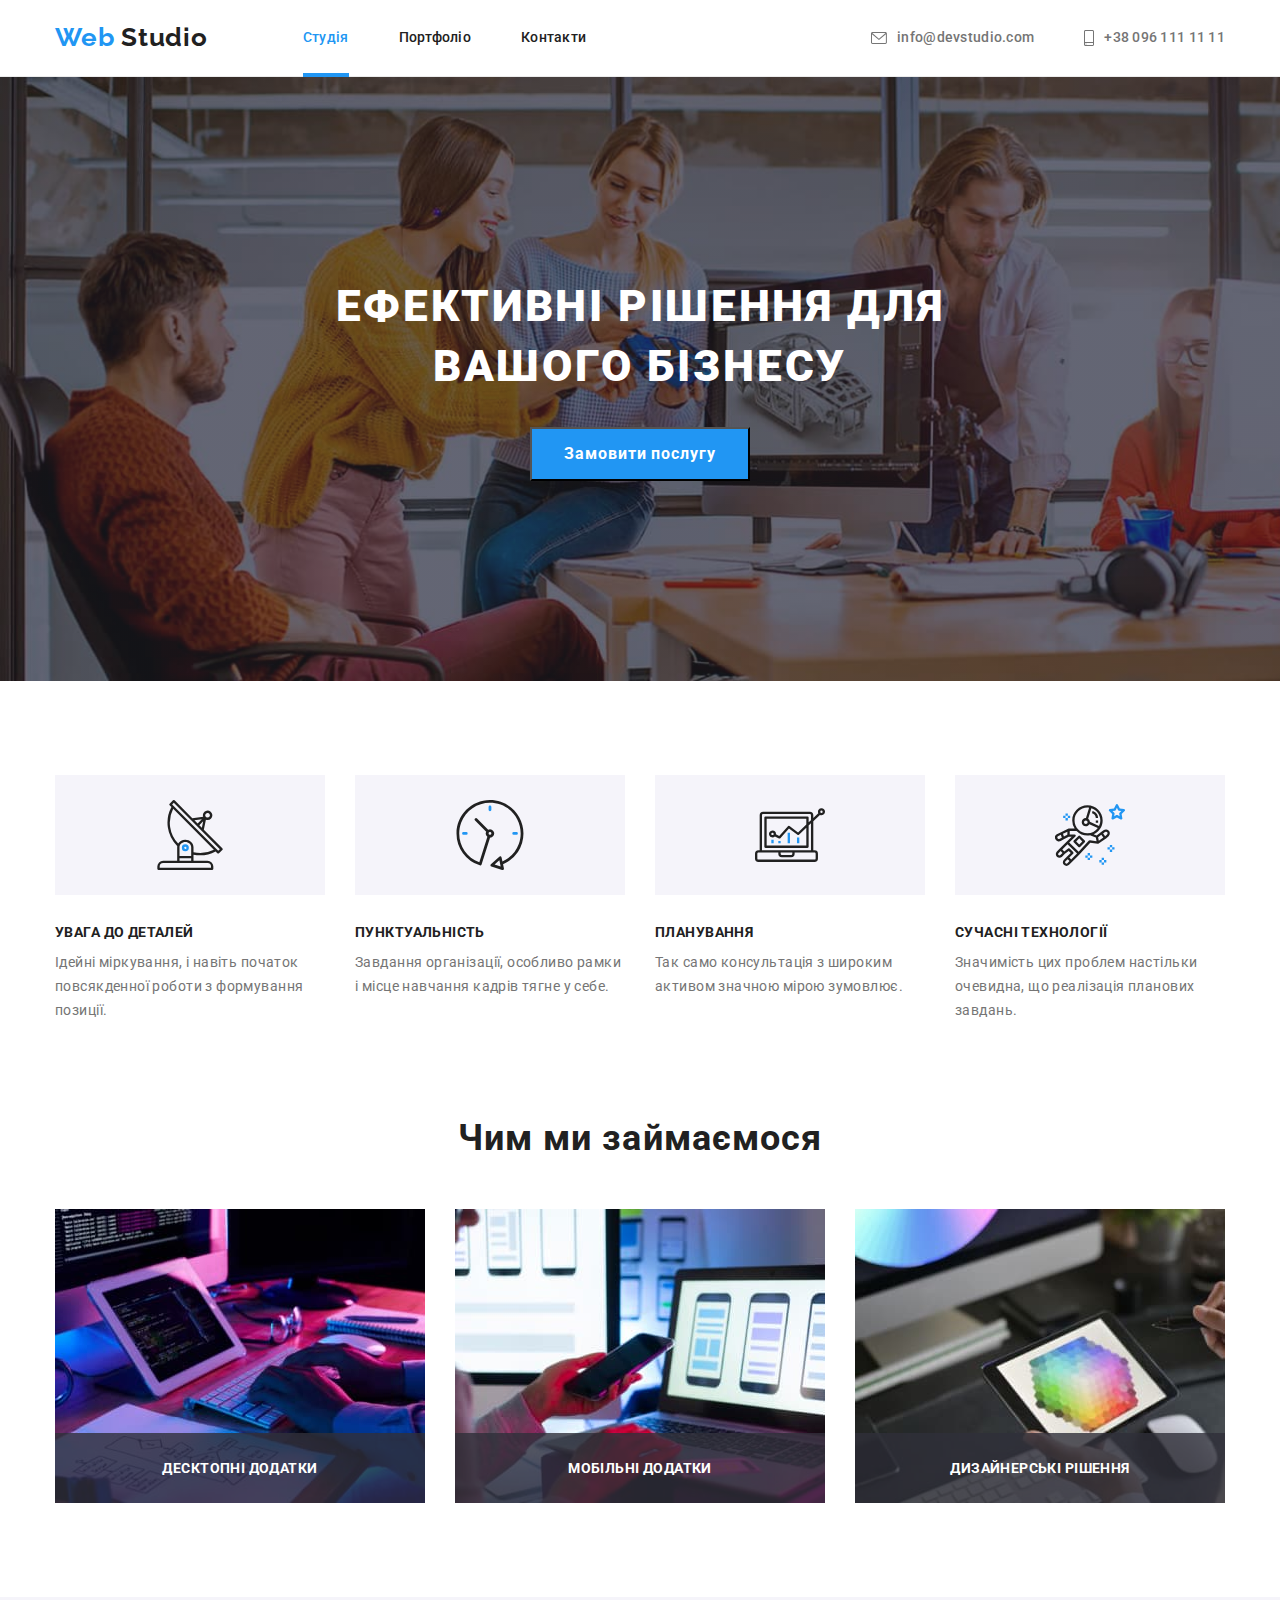
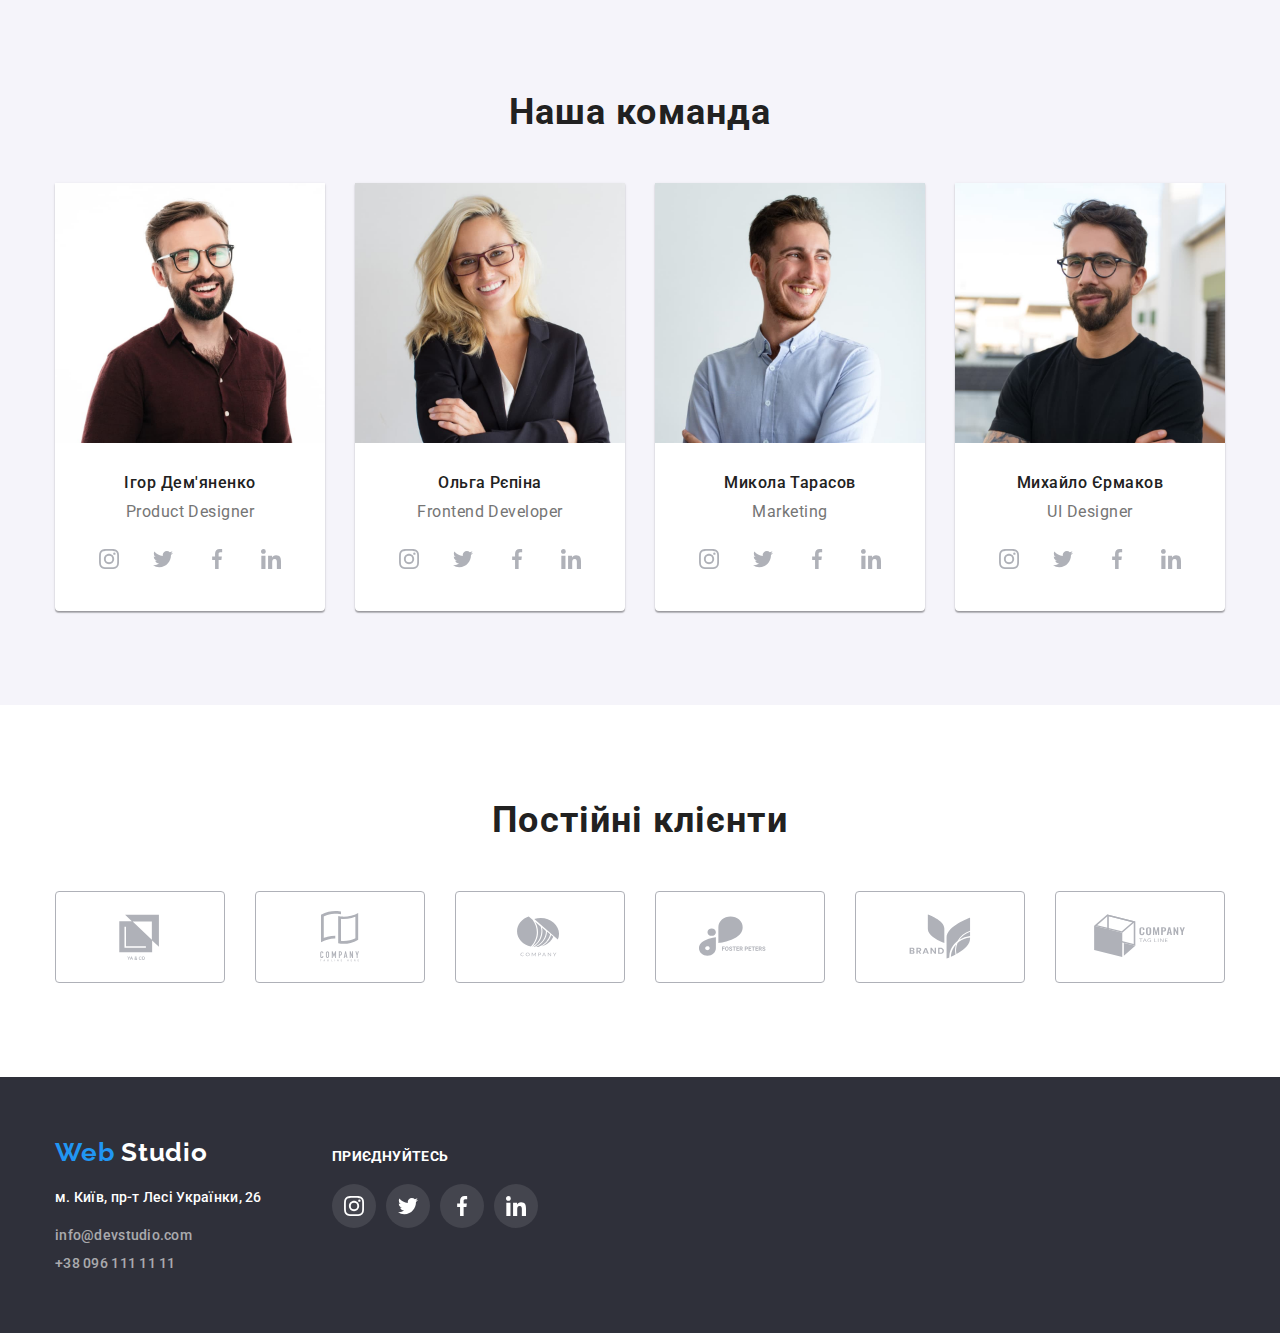
<file: index.html>
<!DOCTYPE html>
<html lang="uk">
  <head>
    <meta charset="UTF-8" />
    <meta http-equiv="X-UA-Compatible" content="IE=edge" />
    <meta name="viewport" content="width=device-width, initial-scale=1.0" />
    <title>studio</title>
    <link rel="preconnect" href="https://fonts.googleapis.com" />
    <link rel="preconnect" href="https://fonts.gstatic.com" crossorigin />
    <link
      href="https://fonts.googleapis.com/css2?family=Raleway:wght@700&family=Roboto:wght@400;500;700;900&display=swap"
      rel="stylesheet"
    />
    <link
      rel="stylesheet"
      href="https://cdnjs.cloudflare.com/ajax/libs/modern-normalize/1.1.0/modern-normalize.min.css"
    />
    <link rel="stylesheet" href="./css/styles.css" />
  </head>
  <body>
    <header class="header">
      <div class="container header-container">
        <nav class="page-navigation">
          <a href="./index.html" class="logo"
            ><span class="accent">Web</span> Studio</a
          >
          <ul class="list menu">
            <li><a href="./index.html" class="link current">Студія</a></li>
            <li><a href="./portfolio.html" class="link">Портфоліо</a></li>
            <li><a href="" class="link">Контакти</a></li>
          </ul>
        </nav>
        <ul class="list main-contacts">
          <li>
            <a href="mailto:info@devstudio.com" class="contacts">
              <svg
                aria-label="іконка листа"
                class="icon-mail"
                width="16"
                height="12"
              >
                <use href="./image/sprite.svg#icon-mail"></use>
              </svg>
              info@devstudio.com
            </a>
          </li>
          <li>
            <a href="tel:+380961111111" class="contacts">
              <svg
                aria-label="іконка телефону"
                class="icon-phone"
                width="10"
                height="16"
              >
                <use href="./image/sprite.svg#icon-phone"></use></svg
              >+38 096 111 11 11</a
            >
          </li>
        </ul>
      </div>
    </header>
    <main>
      <!-- Замовити послугу -->
      <section class="hero">
        <div class="container">
          <h1 class="hero-title">Ефективні рішення для вашого бізнесу</h1>
          <button type="button" class="hero-button" data-modal-open>
            Замовити послугу
          </button>
        </div>
      </section>
      <!-- Наші уміння -->
      <section class="our-skills">
        <div class="container">
          <h2 class="visually-hidden">Наші переваги</h2>
          <ul class="skills-list list">
            <li>
              <div class="icon-skills">
                <svg arial-lable="іконка антени" width="70" height="70">
                  <use href="./image/sprite.svg#icon-antenna"></use>
                </svg>
              </div>
              <h3 class="skills-title">Увага до деталей</h3>
              <p class="text">
                Ідейні міркування, і навіть початок повсякденної роботи з
                формування позиції.
              </p>
            </li>
            <li>
              <div class="icon-skills">
                <svg arial-lable="іконка годинника" width="70" height="70">
                  <use href="./image/sprite.svg#icon-clock"></use>
                </svg>
              </div>
              <h3 class="skills-title">Пунктуальність</h3>
              <p class="text">
                Завдання організації, особливо рамки і місце навчання кадрів
                тягне у себе.
              </p>
            </li>
            <li>
              <div class="icon-skills">
                <svg arial-lable="іконка діаграми" width="70" height="70">
                  <use href="./image/sprite.svg#icon-diagram"></use>
                </svg>
              </div>
              <h3 class="skills-title">Планування</h3>
              <p class="text">
                Так само консультація з широким активом значною мірою зумовлює.
              </p>
            </li>
            <li>
              <div class="icon-skills">
                <svg arial-lable="іконка астронафта" width="70" height="70">
                  <use href="./image/sprite.svg#icon-astronaut"></use>
                </svg>
              </div>
              <h3 class="skills-title">Сучасні технології</h3>
              <p class="text">
                Значимість цих проблем настільки очевидна, що реалізація
                планових завдань.
              </p>
            </li>
          </ul>
        </div>
      </section>
      <!-- Чим ми займаємося -->
      <section class="section">
        <div class="container">
          <h2 class="work">Чим ми займаємося</h2>
          <ul class="list work-list">
            <li class="work-list-img">
              <img
                src="image/img1.jpg"
                alt="людина набирає текст на клавіатурі"
                width="370"
              />
              <p class="work-text">Десктопні додатки</p>
            </li>
            <li class="work-list-img">
              <img
                src="image/img2.jpg"
                alt="людина тримає в руці телефон"
                width="370"
              />
              <p class="work-text">Мобільні додатки</p>
            </li>
            <li class="work-list-img">
              <img
                src="image/img3.jpg"
                alt="людина розфарбовує малюнок на
            планшеті"
                width="370"
              />
              <p class="work-text">Дизайнерські рішення</p>
            </li>
          </ul>
        </div>
      </section>
      <!-- Наша команда -->
      <section class="our-team section">
        <div class="container">
          <h2 class="team">Наша команда</h2>
          <ul class="list our-team-list">
            <li class="team-list">
              <img
                src="image/ProductDesigner.jpg"
                alt="фотографія головного дизайнера"
                width="270"
              />
              <h3 class="name">Ігор Дем'яненко</h3>
              <p lang="en" class="profession">Product Designer</p>
              <ul class="name-icon">
                <li class="name-list">
                  <a class="name-icon-link" href="">
                    <svg
                      lang="en"
                      aria-label="instagram icon"
                      class="socials-icon"
                      width="20"
                      height="20"
                    >
                      <use href="./image/sprite.svg#icon-instagram"></use>
                    </svg>
                  </a>
                </li>
                <li class="name-list">
                  <a class="name-icon-link" href="">
                    <svg
                      lang="en"
                      aria-label="twitter icon"
                      class="socials-icon"
                      width="20"
                      height="20"
                    >
                      <use href="./image/sprite.svg#icon-twitter"></use>
                    </svg>
                  </a>
                </li>
                <li class="name-list">
                  <a class="name-icon-link" href="">
                    <svg
                      lang="en"
                      aria-label="facebook icon"
                      class="socials-icon"
                      width="20"
                      height="20"
                    >
                      <use href="./image/sprite.svg#icon-facebook"></use>
                    </svg>
                  </a>
                </li>
                <li class="name-list">
                  <a class="name-icon-link" href="">
                    <svg
                      lang="en"
                      aria-label="linkedin icon"
                      class="socials-icon"
                      width="20"
                      height="20"
                    >
                      <use href="./image/sprite.svg#icon-linkedin"></use>
                    </svg>
                  </a>
                </li>
              </ul>
            </li>
            <li class="team-list">
              <img
                src="image/FrontendDeveloper.jpg"
                alt="фотографія розробника"
                width="270"
              />
              <h3 class="name">Ольга Рєпіна</h3>
              <p lang="en" class="profession">Frontend Developer</p>
              <ul class="name-icon">
                <li class="name-list">
                  <a class="name-icon-link" href="">
                    <svg
                      lang="en"
                      aria-label="instagram icon"
                      class="socials-icon"
                      width="20"
                      height="20"
                    >
                      <use href="./image/sprite.svg#icon-instagram"></use>
                    </svg>
                  </a>
                </li>
                <li class="name-list">
                  <a class="name-icon-link" href="">
                    <svg
                      lang="en"
                      aria-label="twitter icon"
                      class="socials-icon"
                      width="20"
                      height="20"
                    >
                      <use href="./image/sprite.svg#icon-twitter"></use>
                    </svg>
                  </a>
                </li>
                <li class="name-list">
                  <a class="name-icon-link" href="">
                    <svg
                      lang="en"
                      aria-label="facebook icon"
                      class="socials-icon"
                      width="20"
                      height="20"
                    >
                      <use href="./image/sprite.svg#icon-facebook"></use>
                    </svg>
                  </a>
                </li>
                <li class="name-list">
                  <a class="name-icon-link" href="">
                    <svg
                      lang="en"
                      aria-label="linkedin icon"
                      class="socials-icon"
                      width="20"
                      height="20"
                    >
                      <use href="./image/sprite.svg#icon-linkedin"></use>
                    </svg>
                  </a>
                </li>
              </ul>
            </li>
            <li class="team-list">
              <img
                src="image/Marketing.jpg"
                alt="фотографія маркетолога"
                width="270"
              />
              <h3 class="name">Микола Тарасов</h3>
              <p lang="en" class="profession">Marketing</p>
              <ul class="name-icon">
                <li class="name-list">
                  <a class="name-icon-link" href="">
                    <svg
                      lang="en"
                      aria-label="instagram icon"
                      class="socials-icon"
                      width="20"
                      height="20"
                    >
                      <use href="./image/sprite.svg#icon-instagram"></use>
                    </svg>
                  </a>
                </li>
                <li class="name-list">
                  <a class="name-icon-link" href="">
                    <svg
                      lang="en"
                      aria-label="twitter icon"
                      class="socials-icon"
                      width="20"
                      height="20"
                    >
                      <use href="./image/sprite.svg#icon-twitter"></use>
                    </svg>
                  </a>
                </li>
                <li class="name-list">
                  <a class="name-icon-link" href="">
                    <svg
                      lang="en"
                      aria-label="facebook icon"
                      class="socials-icon"
                      width="20"
                      height="20"
                    >
                      <use href="./image/sprite.svg#icon-facebook"></use>
                    </svg>
                  </a>
                </li>
                <li class="name-list">
                  <a class="name-icon-link" href="">
                    <svg
                      lang="en"
                      aria-label="linkedin icon"
                      class="socials-icon"
                      width="20"
                      height="20"
                    >
                      <use href="./image/sprite.svg#icon-linkedin"></use>
                    </svg>
                  </a>
                </li>
              </ul>
            </li>
            <li class="team-list">
              <img
                src="image/UIDesigner.jpg"
                alt="фотографія дизайнера"
                width="270"
              />
              <h3 class="name">Михайло Єрмаков</h3>
              <p lang="en" class="profession">UI Designer</p>
              <ul class="name-icon">
                <li class="name-list">
                  <a class="name-icon-link" href="">
                    <svg
                      lang="en"
                      aria-label="instagram icon"
                      class="socials-icon"
                      width="20"
                      height="20"
                    >
                      <use href="./image/sprite.svg#icon-instagram"></use>
                    </svg>
                  </a>
                </li>
                <li class="name-list">
                  <a class="name-icon-link" href="">
                    <svg
                      lang="en"
                      aria-label="twitter icon"
                      class="socials-icon"
                      width="20"
                      height="20"
                    >
                      <use href="./image/sprite.svg#icon-twitter"></use>
                    </svg>
                  </a>
                </li>
                <li class="name-list">
                  <a class="name-icon-link" href="">
                    <svg
                      lang="en"
                      aria-label="facebook icon"
                      class="socials-icon"
                      width="20"
                      height="20"
                    >
                      <use href="./image/sprite.svg#icon-facebook"></use>
                    </svg>
                  </a>
                </li>
                <li class="name-list">
                  <a class="name-icon-link" href="">
                    <svg
                      lang="en"
                      aria-label="linkedin icon"
                      class="socials-icon"
                      width="20"
                      height="20"
                    >
                      <use href="./image/sprite.svg#icon-linkedin"></use>
                    </svg>
                  </a>
                </li>
              </ul>
            </li>
          </ul>
        </div>
      </section>
      <!-- Постійні клієнти -->
      <section class="section">
        <div class="container">
          <h2 class="clients">Постійні клієнти</h2>
          <ul class="clients-list">
            <li class="clients-list-icon">
              <a class="clients-link" href="">
                <svg class="clients-icon" width="106" height="60">
                  <use href="./image/sprite.svg#icon-Logo1"></use>
                </svg>
              </a>
            </li>
            <li class="clients-list-icon">
              <a class="clients-link" href="">
                <svg class="clients-icon" width="106" height="60">
                  <use href="./image/sprite.svg#icon-Logo2"></use>
                </svg>
              </a>
            </li>
            <li class="clients-list-icon">
              <a class="clients-link" href="">
                <svg class="clients-icon" width="106" height="60">
                  <use href="./image/sprite.svg#icon-Logo3"></use>
                </svg>
              </a>
            </li>
            <li class="clients-list-icon">
              <a class="clients-link" href="">
                <svg class="clients-icon" width="106" height="60">
                  <use href="./image/sprite.svg#icon-Logo4"></use>
                </svg>
              </a>
            </li>
            <li class="clients-list-icon">
              <a class="clients-link" href="">
                <svg class="clients-icon" width="106" height="60">
                  <use href="./image/sprite.svg#icon-Logo5"></use>
                </svg>
              </a>
            </li>
            <li class="clients-list-icon">
              <a class="clients-link" href="">
                <svg class="clients-icon" width="106" height="60">
                  <use href="./image/sprite.svg#icon-Logo6"></use>
                </svg>
              </a>
            </li>
          </ul>
        </div>
      </section>
    </main>
    <footer class="footer-item">
      <div class="container footer-container">
        <div>
          <a href="./index.html" class="footer-logo">
            <span class="accent">Web</span> Studio</a
          >
          <address>
            <ul class="footer-address list">
              <li class="footer-title">
                <a href="" class="location">м. Київ, пр-т Лесі Українки, 26</a>
              </li>
              <li class="footer-title">
                <a href="mailto:info@devstudio.com" class="footer-contacts"
                  >info@devstudio.com</a
                >
              </li>
              <li class="footer-title">
                <a href="tel:+380961111111" class="footer-contacts"
                  >+38 096 111 11 11</a
                >
              </li>
            </ul>
          </address>
        </div>
        <div>
          <h2 class="footer-title-right">Приєднуйтесь</h2>
          <ul class="footer-icon-list">
            <li class="footer-icon">
              <a href="">
                <svg
                  lang="en"
                  aria-label="instagram icon"
                  class="socials-footer"
                  width="20"
                  height="20"
                >
                  <use href="./image/sprite.svg#icon-instagram"></use></svg
              ></a>
            </li>
            <li class="footer-icon">
              <a href="">
                <svg
                  lang="en"
                  aria-label="twitter icon"
                  class="socials-footer"
                  width="20"
                  height="20"
                >
                  <use href="./image/sprite.svg#icon-twitter"></use>
                </svg>
              </a>
            </li>
            <li class="footer-icon">
              <a href="">
                <svg
                  lang="en"
                  aria-label="facebook icon"
                  class="socials-footer"
                  width="20"
                  height="20"
                >
                  <use href="./image/sprite.svg#icon-facebook"></use>
                </svg>
              </a>
            </li>
            <li class="footer-icon">
              <a href="">
                <svg
                  lang="en"
                  aria-label="linkedin icon"
                  class="socials-footer"
                  width="20"
                  height="20"
                >
                  <use href="./image/sprite.svg#icon-linkedin"></use>
                </svg>
              </a>
            </li>
          </ul>
        </div>
      </div>
    </footer>
    <div class="backdrop is-hidden" data-modal>
      <div class="modal">
        <button type="button" class="modal-close-btn" data-modal-close>
          <svg class="modal-close-icon" width="18" height="18">
            <use href="./image/sprite.svg#icon-close"></use>
          </svg>
        </button>
      </div>
    </div>
    <script src="./js/modal.js"></script>
  </body>
</html>
</file>
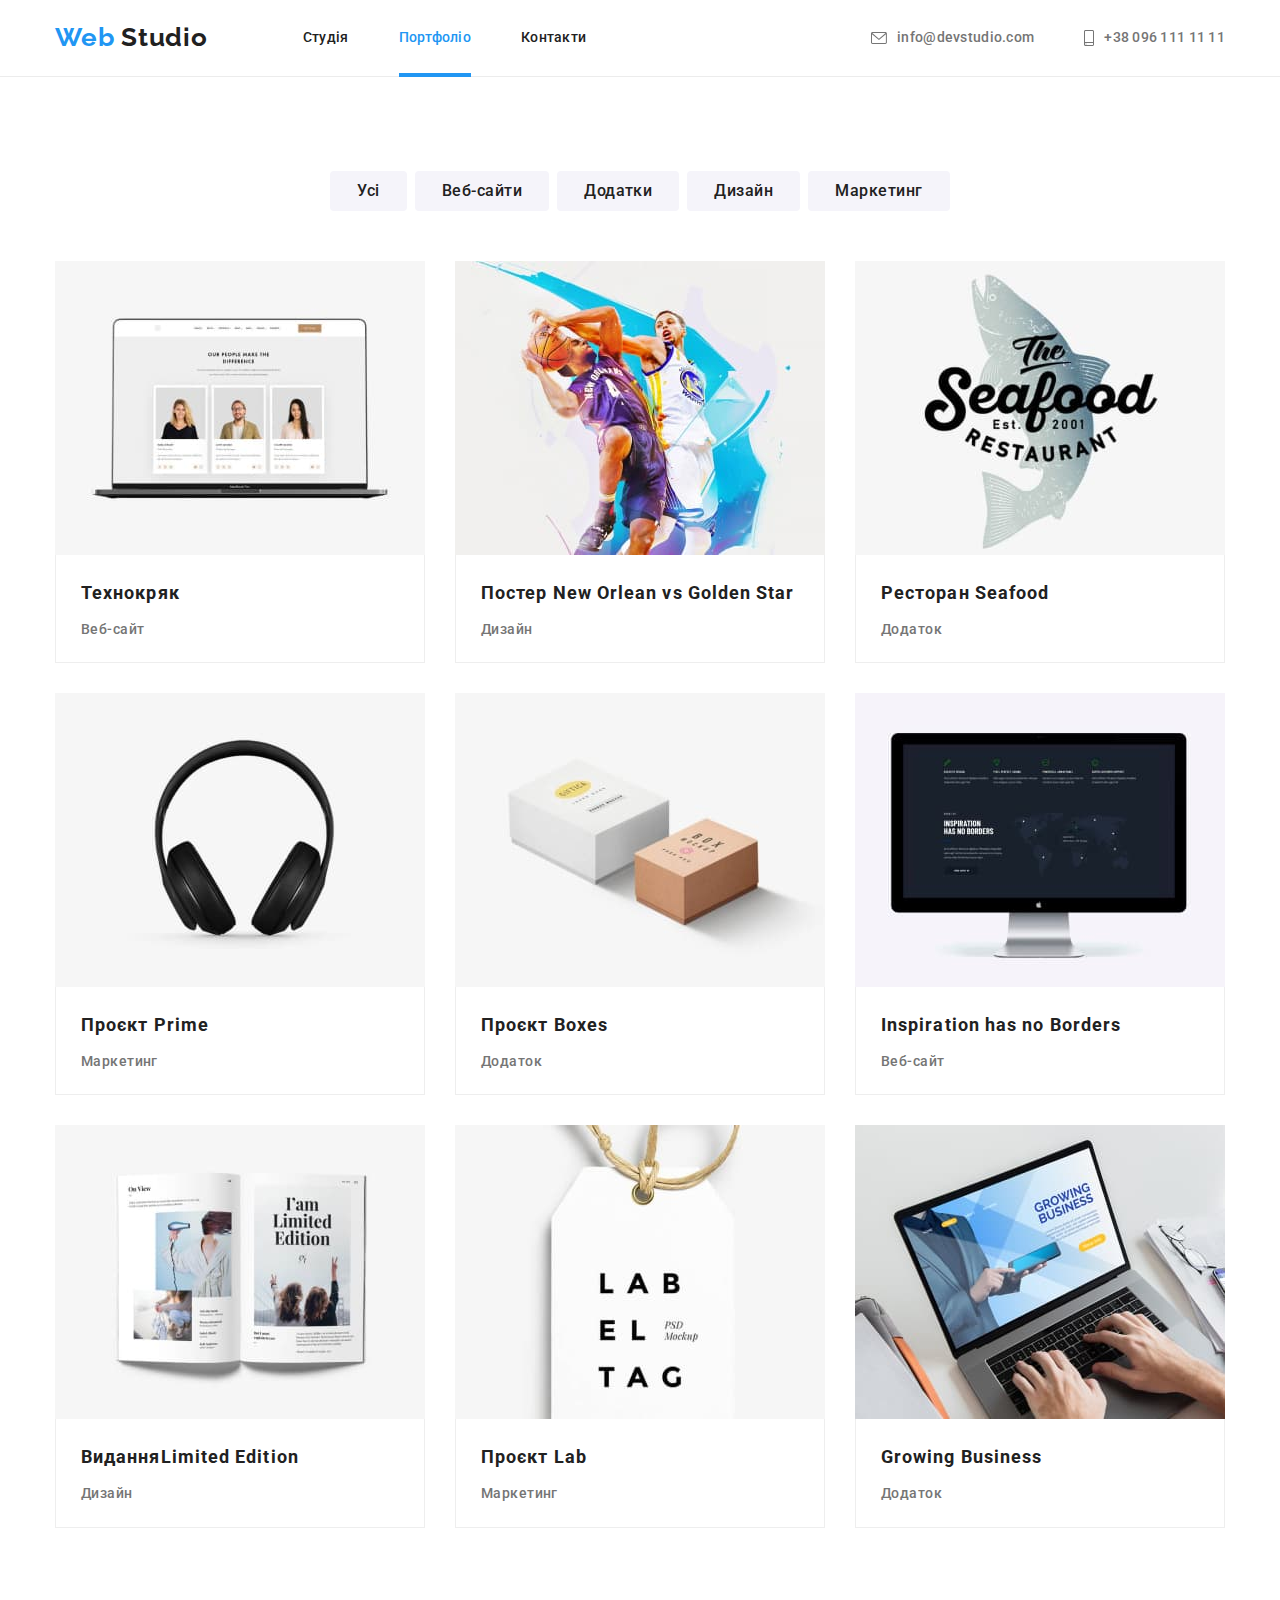
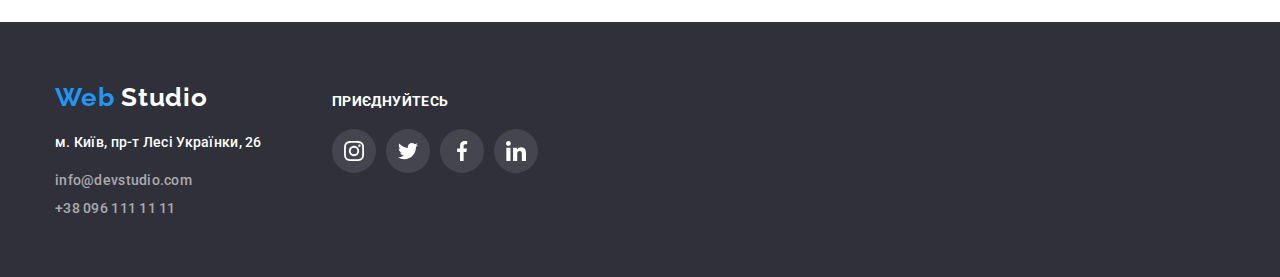
<file: portfolio.html>
<!DOCTYPE html>
<html lang="uk">
  <head>
    <meta charset="UTF-8" />
    <meta http-equiv="X-UA-Compatible" content="IE=edge" />
    <meta name="viewport" content="width=device-width, initial-scale=1.0" />
    <title>studio</title>
    <link rel="preconnect" href="https://fonts.googleapis.com" />
    <link rel="preconnect" href="https://fonts.gstatic.com" crossorigin />
    <link
      href="https://fonts.googleapis.com/css2?family=Raleway:wght@700&family=Roboto:wght@400;500;700;900&display=swap"
      rel="stylesheet"
    />
    <link
      rel="stylesheet"
      href="https://cdnjs.cloudflare.com/ajax/libs/modern-normalize/1.1.0/modern-normalize.min.css"
    />
    <link rel="stylesheet" href="./css/styles.css" />
  </head>
  <body>
    <header class="header">
      <div class="container header-container">
        <nav class="page-navigation">
          <a href="./index.html" class="logo"
            ><span class="accent">Web</span> Studio</a
          >
          <ul class="list menu">
            <li><a href="./index.html" class="link">Студія</a></li>
            <li>
              <a href="./portfolio.html" class="link current">Портфоліо</a>
            </li>
            <li><a href="" class="link">Контакти</a></li>
          </ul>
        </nav>
        <ul class="list main-contacts">
          <li>
            <a href="mailto:info@devstudio.com" class="contacts">
              <svg class="icon-mail" width="16" height="12">
                <use href="./image/sprite.svg#icon-mail"></use>
              </svg>
              info@devstudio.com
            </a>
          </li>
          <li>
            <a href="tel:+380961111111" class="contacts">
              <svg class="icon-phone" width="10" height="16">
                <use href="./image/sprite.svg#icon-phone"></use></svg
              >+38 096 111 11 11</a
            >
          </li>
        </ul>
      </div>
    </header>
    <main>
      <!-- фільтр -->
      <section class="section">
        <div class="container">
          <ul class="list filtr-list">
            <li><button type="button" class="button">Усі</button></li>
            <li><button type="button" class="button">Веб-сайти</button></li>
            <li><button type="button" class="button">Додатки</button></li>
            <li><button type="button" class="button">Дизайн</button></li>
            <li><button type="button" class="button">Маркетинг</button></li>
          </ul>
          <!-- Портфоліо -->
          <h1 class="visually-hidden">Портфоліо</h1>
          <ul class="portfolio-list">
            <li class="list">
              <a class="portfolio-link" href="">
                <div class="product-thum">
                  <img
                    src="image/portfolio1.jpg"
                    alt="Фото команди людей"
                    width="370"
                  />
                  <p class="product-overlay">
                    Ресурс пропонує комплексні пропозиції з різним рівнем
                    функціоналу та сервісів. Все це дозволить відвідувачу
                    отримати вичерпні відомості про компанію чи приватну особу.
                  </p>
                </div>
                <div class="portfolio-border">
                  <h2 class="portfolio-item">Технокряк</h2>
                  <p class="portfolio-text">Веб-сайт</p>
                </div>
              </a>
            </li>
            <li class="list">
              <a class="portfolio-link" href="">
                <div class="product-thum">
                  <img
                    src="image/portfolio2.jpg"
                    alt="Два баскетболісти"
                    width="370"
                  />
                  <p class="product-overlay">
                    Ресурс пропонує комплексні пропозиції з різним рівнем
                    функціоналу та сервісів. Все це дозволить відвідувачу
                    отримати вичерпні відомості про компанію чи приватну особу.
                  </p>
                </div>

                <div class="portfolio-border">
                  <h2 class="portfolio-item">
                    Постер <span lang="en"> New Orlean vs Golden Star</span>
                  </h2>
                  <p class="portfolio-text">Дизайн</p>
                </div>
              </a>
            </li>
            <li class="list">
              <a class="portfolio-link" href="">
                <div class="product-thum">
                  <img
                    src="image/portfolio3.jpg"
                    alt="Логотип рибного ресторану"
                    width="370"
                  />

                  <p class="product-overlay">
                    Ресурс пропонує комплексні пропозиції з різним рівнем
                    функціоналу та сервісів. Все це дозволить відвідувачу
                    отримати вичерпні відомості про компанію чи приватну особу.
                  </p>
                </div>

                <div class="portfolio-border">
                  <h2 class="portfolio-item">
                    Ресторан <span lang="en">Seafood</span>
                  </h2>
                  <p class="portfolio-text">Додаток</p>
                </div>
              </a>
            </li>
            <li class="list">
              <a class="portfolio-link" href="">
                <div class="product-thum">
                  <img src="image/portfolio4.jpg" alt="Навушники" width="370" />

                  <p class="product-overlay">
                    Ресурс пропонує комплексні пропозиції з різним рівнем
                    функціоналу та сервісів. Все це дозволить відвідувачу
                    отримати вичерпні відомості про компанію чи приватну особу.
                  </p>
                </div>

                <div class="portfolio-border">
                  <h2 class="portfolio-item">
                    Проєкт <span lang="en">Prime</span>
                  </h2>
                  <p class="portfolio-text">Маркетинг</p>
                </div>
              </a>
            </li>
            <li class="list">
              <a class="portfolio-link" href="">
                <div class="product-thum">
                  <img
                    src="image/portfolio5.jpg"
                    alt="Дві коробки"
                    width="370"
                  />

                  <p class="product-overlay">
                    Ресурс пропонує комплексні пропозиції з різним рівнем
                    функціоналу та сервісів. Все це дозволить відвідувачу
                    отримати вичерпні відомості про компанію чи приватну особу.
                  </p>
                </div>

                <div class="portfolio-border">
                  <h2 class="portfolio-item">
                    Проєкт <span lang="en">Boxes</span>
                  </h2>
                  <p class="portfolio-text">Додаток</p>
                </div>
              </a>
            </li>
            <li class="list">
              <a class="portfolio-link" href="">
                <div class="product-thum">
                  <img
                    src="image/portfolio6.jpg"
                    alt="Екран комп'ютера"
                    width="370"
                  />

                  <p class="product-overlay">
                    Ресурс пропонує комплексні пропозиції з різним рівнем
                    функціоналу та сервісів. Все це дозволить відвідувачу
                    отримати вичерпні відомості про компанію чи приватну особу.
                  </p>
                </div>

                <div class="portfolio-border">
                  <h2 lang="en" class="portfolio-item">
                    Inspiration has no Borders
                  </h2>
                  <p class="portfolio-text">Веб-сайт</p>
                </div>
              </a>
            </li>
            <li class="list">
              <a class="portfolio-link" href="">
                <div class="product-thum">
                  <img
                    src="image/portfolio7.jpg"
                    alt="Стаття в журналі"
                    width="370"
                  />

                  <p class="product-overlay">
                    Ресурс пропонує комплексні пропозиції з різним рівнем
                    функціоналу та сервісів. Все це дозволить відвідувачу
                    отримати вичерпні відомості про компанію чи приватну особу.
                  </p>
                </div>

                <div class="portfolio-border">
                  <h2 class="portfolio-item">
                    Видання<span lang="en">Limited Edition</span>
                  </h2>
                  <p class="portfolio-text">Дизайн</p>
                </div>
              </a>
            </li>
            <li class="list">
              <a class="portfolio-link" href="">
                <div class="product-thum">
                  <img
                    src="image/portfolio8.jpg"
                    alt="Етикетка бренду"
                    width="370"
                  />

                  <p class="product-overlay">
                    Ресурс пропонує комплексні пропозиції з різним рівнем
                    функціоналу та сервісів. Все це дозволить відвідувачу
                    отримати вичерпні відомості про компанію чи приватну особу.
                  </p>
                </div>

                <div class="portfolio-border">
                  <h2 class="portfolio-item">
                    Проєкт <span lang="en">Lab</span>
                  </h2>
                  <p class="portfolio-text">Маркетинг</p>
                </div>
              </a>
            </li>
            <li class="list">
              <a class="portfolio-link" href="">
                <div class="product-thum">
                  <img
                    src="image/portfolio9.jpg"
                    alt="Людина набирає текст на клавіатурі"
                    width="370"
                  />

                  <p class="product-overlay">
                    Ресурс пропонує комплексні пропозиції з різним рівнем
                    функціоналу та сервісів. Все це дозволить відвідувачу
                    отримати вичерпні відомості про компанію чи приватну особу.
                  </p>
                </div>

                <div class="portfolio-border">
                  <h2 lang="en" class="portfolio-item">Growing Business</h2>
                  <p class="portfolio-text">Додаток</p>
                </div>
              </a>
            </li>
          </ul>
        </div>
      </section>
    </main>
    <footer class="footer-item">
      <div class="container footer-container">
        <div>
          <a href="./index.html" class="footer-logo">
            <span class="accent">Web</span> Studio</a
          >
          <address>
            <ul class="footer-address list">
              <li class="footer-title">
                <a href="" class="location">м. Київ, пр-т Лесі Українки, 26</a>
              </li>
              <li class="footer-title">
                <a href="mailto:info@devstudio.com" class="footer-contacts"
                  >info@devstudio.com</a
                >
              </li>
              <li class="footer-title">
                <a href="tel:+380961111111" class="footer-contacts"
                  >+38 096 111 11 11</a
                >
              </li>
            </ul>
          </address>
        </div>
        <div>
          <h2 class="footer-title-right">Приєднуйтесь</h2>
          <ul class="footer-icon-list">
            <li class="footer-icon">
              <a href="">
                <svg
                  lang="en"
                  aria-label="instagram icon"
                  class="socials-footer"
                  width="20"
                  height="20"
                >
                  <use href="./image/sprite.svg#icon-instagram"></use></svg
              ></a>
            </li>
            <li class="footer-icon">
              <a href="">
                <svg
                  lang="en"
                  aria-label="twitter icon"
                  class="socials-footer"
                  width="20"
                  height="20"
                >
                  <use href="./image/sprite.svg#icon-twitter"></use>
                </svg>
              </a>
            </li>
            <li class="footer-icon">
              <a href="">
                <svg
                  lang="en"
                  aria-label="facebook icon"
                  class="socials-footer"
                  width="20"
                  height="20"
                >
                  <use href="./image/sprite.svg#icon-facebook"></use>
                </svg>
              </a>
            </li>
            <li class="footer-icon">
              <a href="">
                <svg
                  lang="en"
                  aria-label="linkedin icon"
                  class="socials-footer"
                  width="20"
                  height="20"
                >
                  <use href="./image/sprite.svg#icon-linkedin"></use>
                </svg>
              </a>
            </li>
          </ul>
        </div>
      </div>
    </footer>
  </body>
</html>
</file>
<file: css/styles.css>
:root {
    --main-color: #212121;
    --hover-color: #2196F3;
    --secondary-color: #757575;
    --withe-color: #ffffff;
    --background-color: #2F303A;
    --team-color: #F5F4FA;
}
body {
    font-family: 'Roboto', sans-serif;
    color:#212121 ;
    background-color: #ffffff;
}
ul {
    list-style: none;
    margin-top: 0;
    margin-bottom: 0;
    padding-left: 0;
}
h1,h2,h3,h4,p {
    margin-top: 0;
    margin-bottom: 0;
}
button {
    cursor: pointer;
}
img {
    display: block;
    max-width: 100%;
        height: auto;
}
.location:hover,
.location:focus,
.footer-contacts:hover,
.footer-contacts:focus,
.contacts:hover,
.contacts:focus,
.link:hover,
.link:focus {
    color: var(--hover-color);
}
.container {
    width: 1200px;
    margin-right: auto;
    margin-left: auto;
    padding-right: 15px;
    padding-left: 15px;
}
.section {
    padding-top: 94px;
    padding-bottom: 94px;
}
/* шапка сайту */
.header {
    border-bottom: 1px solid #ECECEC;
}
.header-container{
display: flex;
align-items: center;
justify-content: space-between;
}
.page-navigation{
    display: flex;
    align-items: center;
}
.menu{
    display: flex;
    column-gap: 50px;
    
}
.main-contacts {
    display: flex;
    column-gap: 50px;
}
.icon-mail, .icon-phone {
    margin-right: 10px;
    fill: currentColor;
}
.list a {
    font-weight: 500;
    font-size: 14px;
    line-height: 1.14;
    letter-spacing: 0.02em;
    text-decoration: none;
}
.logo{
    font-family: 'Raleway', sans-serif;
    font-weight: 700;
    font-size: 26px;
    line-height: 1.2;    
    letter-spacing: 0.03em;
    color: var(--main-color);
    text-decoration: none;
    margin-right: 95px;
}
.link{
    display: block;
    color: var(--main-color);  
    text-decoration: none;
    padding-top: 30px;
    padding-bottom: 30px;
    transition: color 250ms cubic-bezier(0.4, 0, 0.2, 1);
}
.accent, .current {
    color: var(--hover-color);
}
.current {
    position: relative;

}
.current::after {
    position: absolute;
    display: block;
    content: '';
    height: 4px;
    width: 100%;
    left: 0;
    bottom: -1px;
    background-color: var(--hover-color);
}
.contacts{
    display: flex;
    color: var(--secondary-color);
    padding-top: 30px;
    padding-bottom: 30px;
    text-decoration: none;
    align-items: center;
    transition: color 250ms cubic-bezier(0.4, 0, 0.2, 1);
}
/* герой */
.hero {
    color: var(--withe-color);
    background-color: var(--background-color);
    padding-top: 200px;
    padding-bottom: 200px;
    background-image: linear-gradient(rgba(47, 48, 58, 0.4), rgba(47, 48, 58, 0.4)), url(../image/bgimg.jpg);
    background-size: cover;
}
.hero-title{
    font-weight: 900;
    font-size: 44px;
    line-height: 1.36;
    text-align: center;
    letter-spacing: 0.06em;
    text-transform: uppercase;
    width: 700px;
    margin-right: auto;
    margin-left: auto;
    margin-bottom: 30px;
    
}
.hero-button{
    font-family: inherit;
    font-weight: 700;
    font-size: 16px;
    line-height: 1.88;
    display: flex;
    align-items: center;
    text-align: center;
    letter-spacing: 0.06em;
    background-color:var(--hover-color);
    color: var(--withe-color);
    margin-right: auto;
    margin-left: auto; 
    padding: 10px 32px;
    transition: box-shadow 250ms cubic-bezier(0.4, 0, 0.2, 1);
}
.hero-button:hover, .hero-button:focus{
    box-shadow: 0px 4px 4px rgba(0, 0, 0, 0.15);
        border-radius: 4px;
}
/* Наші уміння */
.our-skills {
    padding-top: 94px;
}
.icon-skills {
    display: flex;
    justify-content: center;
    align-items: center;
    background-color: var(--team-color);
    height: 120px;
    margin-bottom: 30px;
}
.skills-title{
    font-weight: 700;
    font-size: 14px;
    line-height: 1.14;
    letter-spacing: 0.03em;
    text-transform: uppercase;
    margin-bottom: 10px;
}
.skills-list{
    display: flex;
    column-gap: 30px;
}
.skills-list> li {
    width: 270px;
}
.text {
    font-size: 14px;
    line-height: 1.71;
    letter-spacing: 0.03em;
    color: var(--secondary-color);
}
/* чим ми займаємося */
.work, .team, .clients {
    font-weight: 700;
    font-size: 36px;
    line-height: 1.17;
    text-align: center;
    letter-spacing: 0.03em;
    margin-bottom: 50px;
}
.work-list {
    display: flex;
    column-gap: 30px;
}
.work-list-img {
    position: relative;
}
.work-text {
    position: absolute;
    display: flex;
    width: 100%;
    height: 70px;
    bottom: 0;
    right: 50%;
    color: var(--withe-color);
    background-color: rgba(47, 48, 58, 0.8);
    font-weight: 700;
    font-size: 14px;
    text-align: center;
    letter-spacing: 0.03em;
    text-transform: uppercase;
    transform: translate(50%, 0);
    justify-content: center;
    align-items: center;
}
/* наша команда */
.our-team { 
    background-color: var(--team-color);
}
.name{
    font-weight: 500;
    font-size: 16px;
    line-height: 1.19;
    text-align: center;
    letter-spacing: 0.03em;
    padding-top: 30px;
    margin-bottom: 10px;
}
.profession {
    font-size: 16px;
    line-height: 1.19;
    text-align: center;
    letter-spacing: 0.03em;
    color: var(--secondary-color);
    margin-bottom: 16px;
}
.name-icon {
    display: flex;
    justify-content: center;
    column-gap: 10px;
    padding-bottom: 30px;
}
.name-list{
    width: 44px;
    height: 44px;
    }
.name-icon-link {
    display: flex;
    align-items: center;
    justify-content: center;
    width: 100%;
    height: 100%;
    border-radius: 50%;
    background-color: var(--withe-color);
    color: #AFB1B8;
    transition: background-color 250ms cubic-bezier(0.4, 0, 0.2, 1);
    
}
.name-icon-link:hover,
.name-icon-link:focus {
    background-color: var(--hover-color);
}
.team-list{
    background-color: var(--withe-color);
    border-radius: 0px 0px 4px 4px;
    box-shadow: 0px 1px 3px rgba(0, 0, 0, 0.12), 0px 1px 1px rgba(0, 0, 0, 0.14), 0px 2px 1px rgba(0, 0, 0, 0.2);
}
.our-team-list{
    display: flex;
    column-gap: 30px;
}

.socials-icon {
    fill: currentColor;
    transition: fill 250ms cubic-bezier(0.4, 0, 0.2, 1);
}
.name-icon-link:hover .socials-icon,
.name-icon-link:focus .socials-icon {
   fill: var(--withe-color); 
}
/* Постійні клієнти */
.clients-list {
    display: flex;
    justify-content: center;
    align-items: center;
    column-gap: 30px;
}
.clients-icon {
    padding: 16px 32px;
    width: 100%;
    height: 100%;
    fill: currentColor;
}
.clients-icon:hover, .clients-icon:focus {
    fill: currentColor;
}
.clients-list-icon {
    width: 170px;
    height: 92px;
}
.clients-link {
    border: 1px solid #AFB1B8;
        border-radius: 4px;
        transition: border-color 250ms cubic-bezier(0.4, 0, 0.2, 1), color 250ms cubic-bezier(0.4, 0, 0.2, 1) ;
}
.clients-list-icon>a {
    display: flex;
    align-items: center;
    justify-content: center;
    color: #AFB1B8;
    width: 100%;
    height: 100%;
}
.clients-link:hover, .clients-link:focus {
    border-color: var(--hover-color);
    color: var(--hover-color);
}

/* footer */
.footer-item{
    background-color: var(--background-color);
    padding-top: 60px;
    padding-bottom: 60px;
}
.footer-logo{
    font-family: 'Raleway', sans-serif;
    font-weight: 700;
    font-size: 26px;
    line-height: 1.2;
    letter-spacing: 0.03em;
    color: var(--withe-color);
    text-decoration: none;
    display: inline-block;
    margin-bottom: 20px; 
}
.location{
    font-style: normal;
    font-size: 14px;
    line-height: 1.7;
    letter-spacing: 0.03em;
    color: var(--withe-color);
    text-decoration: none;
    display: inline-block;
    margin-bottom: 10px;
    transition: color 250ms cubic-bezier(0.4, 0, 0.2, 1);
}

.footer-contacts{
    color: rgba(255, 255, 255, 0.6);
    font-style: normal;
    font-size: 14px;
    line-height: 1.7;
    letter-spacing: 0.03em;
    transition: color 250ms cubic-bezier(0.4, 0, 0.2, 1);
}
.footer-title:not(:last-child) {
    margin-bottom: 10px;
}
.footer-container{
    display: flex;
    align-items: baseline;
    column-gap: 70px;
}
.footer-title-right{
    font-weight: 700;
    font-size: 14px;
    line-height: 16px;
    letter-spacing: 0.03em;
    text-transform: uppercase;
    color: var(--withe-color);
    margin-bottom: 20px;
}
.footer-icon-list{
display: flex;
column-gap: 10px;
}
.footer-icon{
    width: 44px;
    height: 44px;
}
.footer-icon>a{
    display: flex;
    align-items: center;
    justify-content: center;
    color: var(--withe-color);
    background-color: rgba(255, 255, 255, 0.1);
    width: 100%;
    height: 100%;
    border-radius: 50%; 
    transition: background-color 250ms cubic-bezier(0.4, 0, 0.2, 1);
    
}
.footer-icon>a:hover, .footer-icon>a:focus {
    background-color: var(--hover-color);
}
.socials-footer {
    fill: currentColor;
}
/*  модалка */
.backdrop {
    position: fixed;
    top: 0;
    left: 0;
    z-index: 100;
    width: 100%;
    height: 100%;
    background-color: rgba(0, 0, 0, 0.2);
    opacity: 1;
    transition: opacity 250ms cubic-bezier(0.4, 0, 0.2, 1), visibility 250ms cubic-bezier(0.4, 0, 0.2, 1);
}
.backdrop.is-hidden {
    visibility: hidden;
    opacity: 0;
    pointer-events: none;
    
}
.backdrop.is-hidden.modal {
transform: translate(-50%, -50%) scale(0.9);
}
.modal {
    position: absolute;
    top: 50%;
    left: 50%;
    width: 528px;
    height: 581px;
    background-color: #fff;
    transform: translate(-50%, -50%) scale(1);
    transition: transorm 250ms cubic-bezier(0.4, 0, 0.2, 1);
}
.modal-close-btn {
    position: absolute;
    top: 5px;
    right: 8px;
    display: flex;
    align-items: center;
    justify-content: center;
    width: 30px;
    height: 30px;
    background-color: transparent;
    border: 1px solid rgba(0, 0, 0, 0.1);
    border-radius: 50%;
    padding: 0;
}
/* портфоліо */
.filtr-list {
    display: flex;
    justify-content: center;
    column-gap: 8px;
    margin-bottom: 50px;
}
.button{
    font-family: inherit;
    font-weight: 500;
    font-size: 16px;
    line-height: 1.6;
    text-align: center;
    letter-spacing: 0.03em;
    color: var(--main-color);
    background-color: var(--team-color);
    border-color: transparent;
    border-radius: 4px;
    padding: 5px 25px;
    transition: background 250ms cubic-bezier(0.4, 0, 0.2, 1), color 250ms cubic-bezier(0.4, 0, 0.2, 1), box-shadow 250ms cubic-bezier(0.4, 0, 0.2, 1);
    
}
.button:hover, .button:focus {
    color: var(--withe-color);
    background: var(--hover-color);
        box-shadow: 0px 3px 1px rgba(0, 0, 0, 0.1), 0px 1px 2px rgba(0, 0, 0, 0.08), 0px 2px 2px rgba(0, 0, 0, 0.12);
} 
.visually-hidden {
    position: absolute;
    white-space: nowrap;
    width: 1px;
    height: 1px;
    overflow: hidden;
    border: 0;
    padding: 0;
    clip: rect(0 0 0 0);
    clip-path: inset(50%);
    margin: -1px;
    }
.portfolio-list {
        display: flex;
        flex-wrap: wrap;
        gap: 30px;   
    }
.portfolio-item{
    font-weight: 700;
    font-size: 18px;
    line-height: 2;    
    letter-spacing: 0.06em;
    margin-bottom: 5px;
    color: var(--main-color);
}
.portfolio-text{
    font-size: 14px;
    line-height: 1.88;
    letter-spacing: 0.03em;
    color: var(--secondary-color);
 }
.portfolio-border {
    border: 1px solid #EEEEEE;
    border-top: none;  
    padding: 20px 25px;
 }
 .portfolio-link:hover,
 .portfolio-link:focus {
box-shadow: 0px 1px 1px rgba(0, 0, 0, 0.12), 0px 4px 4px rgba(0, 0, 0, 0.06), 1px 4px 6px rgba(0, 0, 0, 0.16);
 }
 .portfolio-link{
    display: block;
    transition: box-shadow 250ms cubic-bezier(0.4, 0, 0.2, 1);
 }
 .product-thum {
    position: relative;
    overflow: hidden;
 }
 .product-overlay {
    display: inline-block;
    position: absolute;
    width: 100%;
    height: 100%;
    top: 0;
    left: 0;
    background-color: rgba(33, 150, 243, 0.9);
    transform: translateY(101%);
    transition: transform 250ms cubic-bezier(0.4, 0, 0.2, 1);
    font-family: inherit;
        font-weight: 400;
        font-size: 18px;
        line-height: 28px;
        letter-spacing: 0.03em;
        color: var(--withe-color);
        padding: 63px 24px;
 }
 .product-text {
    
 }
 .portfolio-link:hover .product-overlay,
 .portfolio-link:focus .product-overlay {
    transform: translateY(0);
 }
</file>
